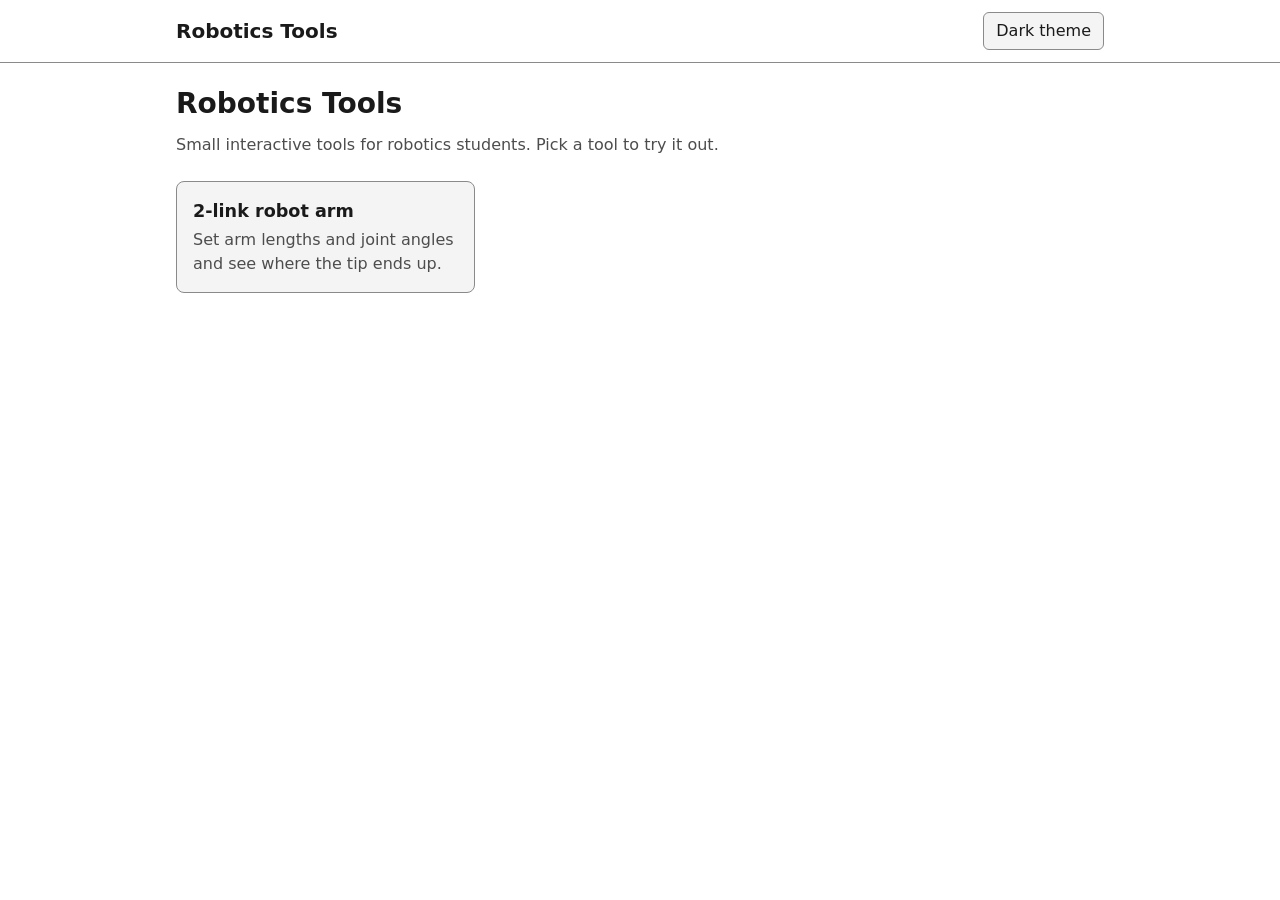
<file: index.html>
<!doctype html>
<html lang="en" data-theme="light">
<head>
  <meta charset="utf-8">
  <meta name="viewport" content="width=device-width, initial-scale=1">
  <title>Robotics Tools</title>
  <script>
    // Apply the saved theme before the page is drawn (light by default).
    (function () {
      var t = null;
      try { t = localStorage.getItem('theme'); } catch (e) {}
      document.documentElement.setAttribute('data-theme', t === 'dark' ? 'dark' : 'light');
    })();
  </script>
  <link rel="stylesheet" href="css/style.css">
</head>
<body>
  <header class="site-header">
    <div class="container">
      <a class="site-name" href="index.html">Robotics Tools</a>
      <button type="button" id="theme-toggle" class="theme-toggle" aria-pressed="false">Dark theme</button>
    </div>
  </header>

  <main class="container">
    <h1>Robotics Tools</h1>
    <p class="intro">Small interactive tools for robotics students. Pick a tool to try it out.</p>

    <ul class="tool-grid">
      <li>
        <a class="card" href="tools/robot-arm/index.html">
          <span class="card-title">2-link robot arm</span>
          <span class="card-desc">Set arm lengths and joint angles and see where the tip ends up.</span>
        </a>
      </li>
    </ul>
  </main>

  <script src="js/theme.js"></script>
</body>
</html>
</file>
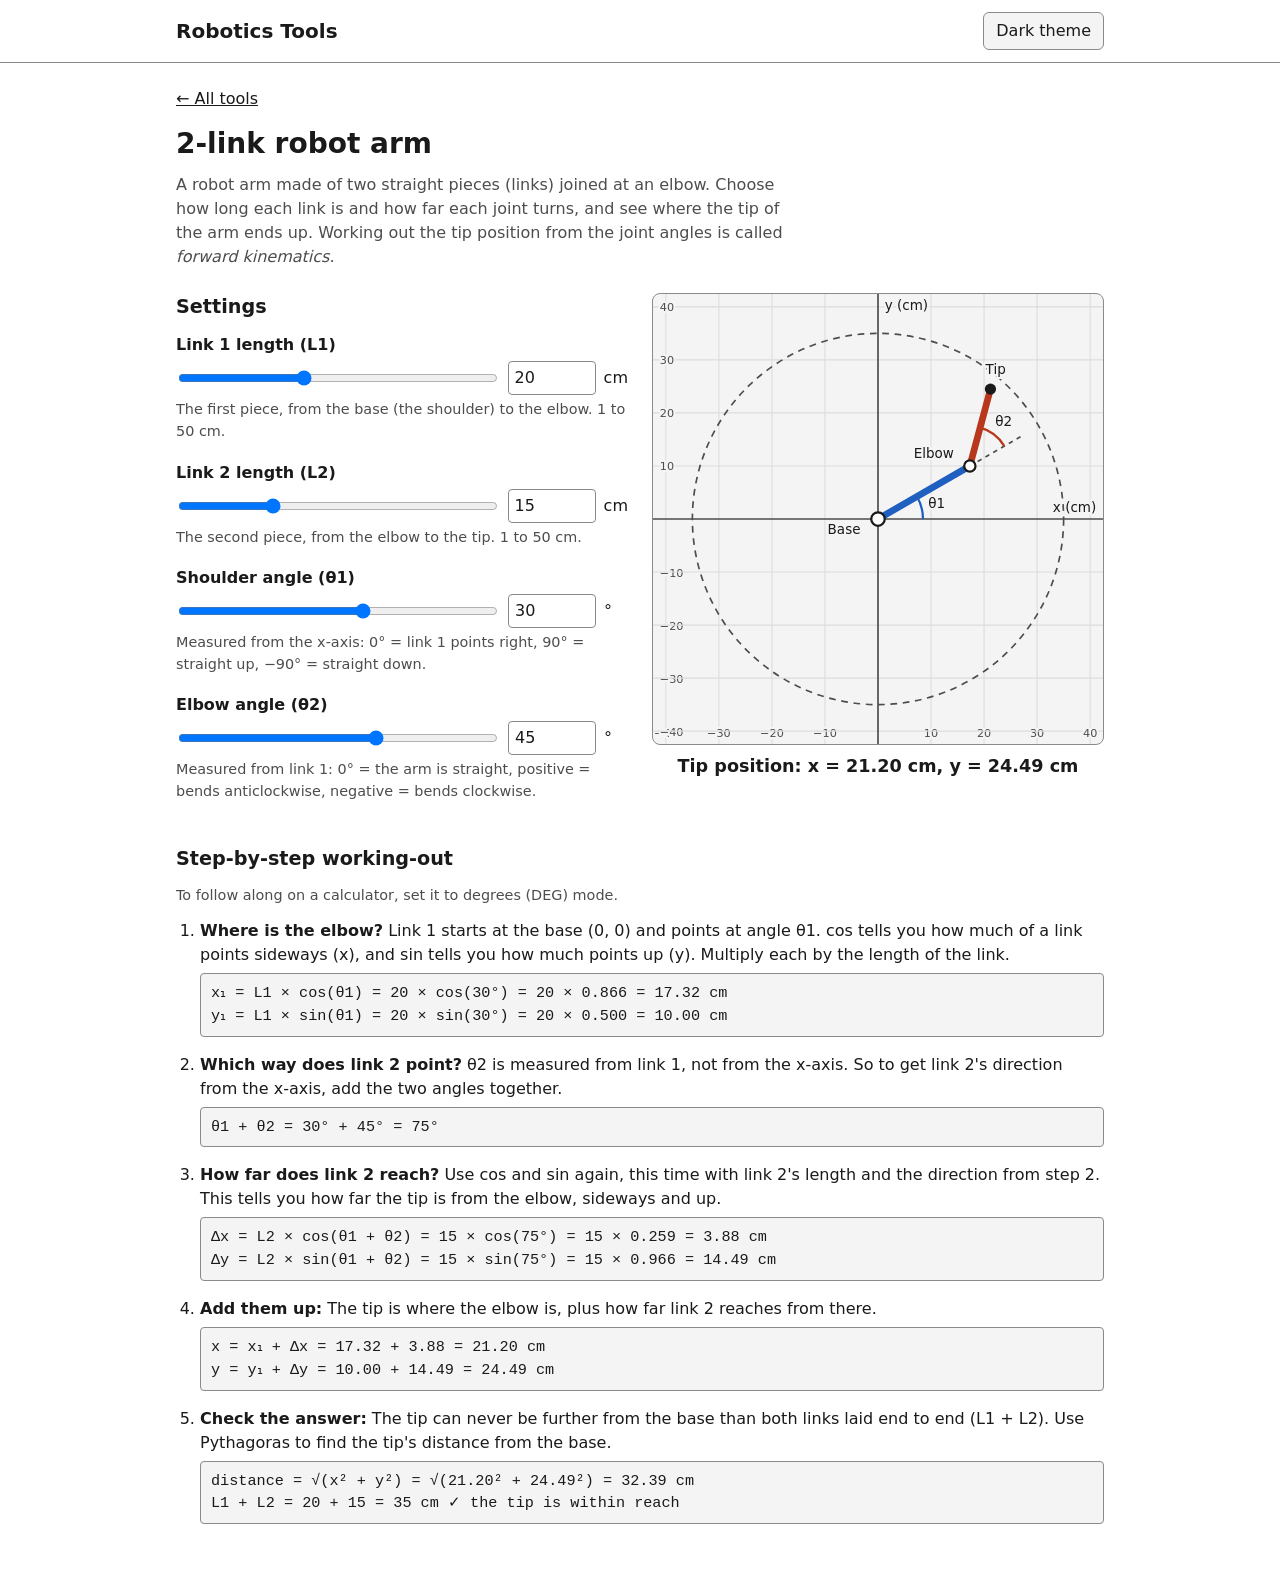
<file: tools/robot-arm/index.html>
<!doctype html>
<html lang="en" data-theme="light">
<head>
  <meta charset="utf-8">
  <meta name="viewport" content="width=device-width, initial-scale=1">
  <title>2-link robot arm · Robotics Tools</title>
  <script>
    // Apply the saved theme before the page is drawn (light by default).
    (function () {
      var t = null;
      try { t = localStorage.getItem('theme'); } catch (e) {}
      document.documentElement.setAttribute('data-theme', t === 'dark' ? 'dark' : 'light');
    })();
  </script>
  <link rel="stylesheet" href="../../css/style.css">
  <link rel="stylesheet" href="arm.css">
</head>
<body>
  <header class="site-header">
    <div class="container">
      <a class="site-name" href="../../index.html">Robotics Tools</a>
      <button type="button" id="theme-toggle" class="theme-toggle" aria-pressed="false">Dark theme</button>
    </div>
  </header>

  <main class="container">
    <a class="back-link" href="../../index.html">← All tools</a>
    <h1>2-link robot arm</h1>
    <p class="intro">
      A robot arm made of two straight pieces (links) joined at an elbow. Choose how long each
      link is and how far each joint turns, and see where the tip of the arm ends up. Working out
      the tip position from the joint angles is called <em>forward kinematics</em>.
    </p>

    <div class="arm-layout">
      <figure class="arm-figure">
        <svg id="arm-svg" class="arm-svg" viewBox="-200 -200 400 400" role="img" aria-label="Drawing of the robot arm"></svg>
        <figcaption id="arm-result" class="arm-result" aria-live="polite"></figcaption>
      </figure>

      <section class="arm-controls" aria-labelledby="controls-heading">
        <h2 id="controls-heading">Settings</h2>

        <div class="control">
          <label id="L1-label" for="L1-num">Link 1 length (L1)</label>
          <div class="control-row">
            <input type="range" id="L1-range" min="1" max="50" step="0.5" value="20" aria-labelledby="L1-label" aria-describedby="L1-hint">
            <input type="number" id="L1-num" min="1" max="50" step="0.1" value="20" inputmode="decimal" aria-describedby="L1-hint">
            <span class="unit">cm</span>
          </div>
          <p id="L1-hint" class="hint">The first piece, from the base (the shoulder) to the elbow. 1 to 50 cm.</p>
        </div>

        <div class="control">
          <label id="L2-label" for="L2-num">Link 2 length (L2)</label>
          <div class="control-row">
            <input type="range" id="L2-range" min="1" max="50" step="0.5" value="15" aria-labelledby="L2-label" aria-describedby="L2-hint">
            <input type="number" id="L2-num" min="1" max="50" step="0.1" value="15" inputmode="decimal" aria-describedby="L2-hint">
            <span class="unit">cm</span>
          </div>
          <p id="L2-hint" class="hint">The second piece, from the elbow to the tip. 1 to 50 cm.</p>
        </div>

        <div class="control">
          <label id="t1-label" for="t1-num">Shoulder angle (θ1)</label>
          <div class="control-row">
            <input type="range" id="t1-range" min="-180" max="180" step="1" value="30" aria-labelledby="t1-label" aria-describedby="t1-hint">
            <input type="number" id="t1-num" min="-180" max="180" step="1" value="30" inputmode="decimal" aria-describedby="t1-hint">
            <span class="unit">°</span>
          </div>
          <p id="t1-hint" class="hint">Measured from the x-axis: 0° = link 1 points right, 90° = straight up, −90° = straight down.</p>
        </div>

        <div class="control">
          <label id="t2-label" for="t2-num">Elbow angle (θ2)</label>
          <div class="control-row">
            <input type="range" id="t2-range" min="-180" max="180" step="1" value="45" aria-labelledby="t2-label" aria-describedby="t2-hint">
            <input type="number" id="t2-num" min="-180" max="180" step="1" value="45" inputmode="decimal" aria-describedby="t2-hint">
            <span class="unit">°</span>
          </div>
          <p id="t2-hint" class="hint">Measured from link 1: 0° = the arm is straight, positive = bends anticlockwise, negative = bends clockwise.</p>
        </div>
      </section>

      <section class="arm-steps" aria-labelledby="steps-heading">
        <h2 id="steps-heading">Step-by-step working-out</h2>
        <p class="hint">To follow along on a calculator, set it to degrees (DEG) mode.</p>
        <ol id="arm-steps" class="steps"></ol>
      </section>
    </div>
  </main>

  <script src="../../js/theme.js"></script>
  <script src="arm.js"></script>
</body>
</html>
</file>
<file: css/style.css>
/* Shared styles for every page.
   Colours are defined once as CSS variables (named colour settings),
   with one set for the light theme and one for the dark theme.
   Simple and neutral on purpose: the visual design comes later. */

:root,
:root[data-theme="light"] {
  --bg: #ffffff;
  --surface: #f4f4f4;
  --text: #1a1a1a;
  --muted: #4d4d4d;
  --border: #8a8a8a;
  --focus: #0050b3;
  --grid: #dddddd;
  --link1: #1f5fbf;
  --link2: #b8381e;
  color-scheme: light;
}

:root[data-theme="dark"] {
  --bg: #121212;
  --surface: #1f1f1f;
  --text: #ededed;
  --muted: #b8b8b8;
  --border: #7a7a7a;
  --focus: #7fb2ff;
  --grid: #333333;
  --link1: #6fa8ff;
  --link2: #ff8a6b;
  color-scheme: dark;
}

*,
*::before,
*::after {
  box-sizing: border-box;
}

body {
  margin: 0;
  background: var(--bg);
  color: var(--text);
  font-family: system-ui, -apple-system, "Segoe UI", Roboto, sans-serif;
  font-size: 1rem;
  line-height: 1.5;
}

a {
  color: var(--text);
}

:focus-visible {
  outline: 3px solid var(--focus);
  outline-offset: 2px;
}

/* Centred content column with a 16px side margin on small screens. */
.container {
  width: 100%;
  max-width: 960px;
  margin: 0 auto;
  padding-left: 16px;
  padding-right: 16px;
}

/* ---- Header (same on every page) ---- */

.site-header {
  border-bottom: 1px solid var(--border);
}

.site-header .container {
  display: flex;
  align-items: center;
  justify-content: space-between;
  gap: 12px;
  flex-wrap: wrap;
  padding-top: 12px;
  padding-bottom: 12px;
}

.site-name {
  font-size: 1.25rem;
  font-weight: 700;
  text-decoration: none;
}

.site-name:hover {
  text-decoration: underline;
}

.theme-toggle {
  font: inherit;
  color: var(--text);
  background: var(--surface);
  border: 1px solid var(--border);
  border-radius: 6px;
  padding: 6px 12px;
  cursor: pointer;
}

/* ---- Main content ---- */

main {
  padding-top: 24px;
  padding-bottom: 48px;
}

h1 {
  font-size: 1.75rem;
  line-height: 1.2;
  margin: 0 0 12px;
}

.intro {
  color: var(--muted);
  margin: 0 0 24px;
  max-width: 60ch;
}

/* ---- Tool cards on the homepage ---- */

.tool-grid {
  list-style: none;
  margin: 0;
  padding: 0;
  display: grid;
  grid-template-columns: repeat(auto-fill, minmax(min(100%, 260px), 1fr));
  gap: 16px;
}

.card {
  display: block;
  height: 100%;
  padding: 16px;
  background: var(--surface);
  border: 1px solid var(--border);
  border-radius: 8px;
  text-decoration: none;
}

.card:hover {
  border-color: var(--text);
}

.card-title {
  display: block;
  font-weight: 700;
  font-size: 1.1rem;
  margin-bottom: 4px;
}

.card-desc {
  display: block;
  color: var(--muted);
}

/* ---- Tool pages ---- */

.back-link {
  display: inline-block;
  margin-bottom: 16px;
}
</file>
<file: tools/robot-arm/arm.css>
/* Layout and drawing styles for the 2-link robot arm tool.
   Colours come from the shared theme variables in css/style.css. */

.arm-layout {
  display: grid;
  grid-template-columns: minmax(0, 1fr);
  grid-template-areas:
    "figure"
    "controls"
    "steps";
  gap: 24px;
}

/* Wide screens: settings on the left, drawing on the right, working-out below. */
@media (min-width: 800px) {
  .arm-layout {
    grid-template-columns: minmax(0, 1fr) minmax(0, 1fr);
    grid-template-areas:
      "controls figure"
      "steps steps";
    align-items: start;
  }
}

.arm-figure   { grid-area: figure; margin: 0; }
.arm-controls { grid-area: controls; }
.arm-steps    { grid-area: steps; }

h2 {
  font-size: 1.2rem;
  margin: 0 0 12px;
}

/* ---- Controls ---- */

.control {
  margin-bottom: 18px;
}

.control label {
  display: block;
  font-weight: 600;
  margin-bottom: 4px;
}

.control-row {
  display: flex;
  align-items: center;
  gap: 8px;
}

.control-row input[type="range"] {
  flex: 1;
  min-width: 0;
}

.control-row input[type="number"] {
  width: 5.5em;
  font: inherit;
  color: var(--text);
  background: var(--bg);
  border: 1px solid var(--border);
  border-radius: 4px;
  padding: 4px 6px;
}

.unit {
  min-width: 1.5em;
}

.hint {
  color: var(--muted);
  font-size: 0.9rem;
  margin: 4px 0 0;
}

/* ---- Drawing ---- */

.arm-svg {
  display: block;
  width: 100%;
  max-width: 480px;
  height: auto;
  margin: 0 auto;
  background: var(--surface);
  border: 1px solid var(--border);
  border-radius: 8px;
}

.arm-svg text {
  fill: var(--text);
  font-size: 12px;
  font-family: inherit;
  /* A thin outline in the background colour keeps labels readable over lines. */
  paint-order: stroke;
  stroke: var(--surface);
  stroke-width: 4px;
  stroke-linejoin: round;
}

.arm-svg .tick       { fill: var(--muted); font-size: 10px; }
.arm-svg .grid       { stroke: var(--grid); stroke-width: 1; }
.arm-svg .axis       { stroke: var(--muted); stroke-width: 1.5; }
.arm-svg .reach      { stroke: var(--muted); stroke-width: 1.5; stroke-dasharray: 6 5; fill: none; }
.arm-svg .link1      { stroke: var(--link1); stroke-width: 6; stroke-linecap: round; }
.arm-svg .link2      { stroke: var(--link2); stroke-width: 6; stroke-linecap: round; }
.arm-svg .extension  { stroke: var(--muted); stroke-width: 1.5; stroke-dasharray: 4 4; }
.arm-svg .arc1       { stroke: var(--link1); stroke-width: 2; fill: none; }
.arm-svg .arc2       { stroke: var(--link2); stroke-width: 2; fill: none; }
.arm-svg .joint      { fill: var(--bg); stroke: var(--text); stroke-width: 2; }
.arm-svg .tip        { fill: var(--text); }

.arm-result {
  text-align: center;
  font-weight: 700;
  font-size: 1.1rem;
  margin-top: 8px;
}

/* ---- Working-out ---- */

.steps {
  margin: 12px 0 0;
  padding-left: 1.5em;
}

.steps li {
  margin-bottom: 16px;
}

.steps p {
  margin: 0 0 6px;
}

.math {
  font-family: ui-monospace, SFMono-Regular, Menlo, Consolas, monospace;
  font-size: 0.95rem;
  background: var(--surface);
  border: 1px solid var(--border);
  border-radius: 4px;
  padding: 8px 10px;
  overflow-wrap: anywhere;
}
</file>
